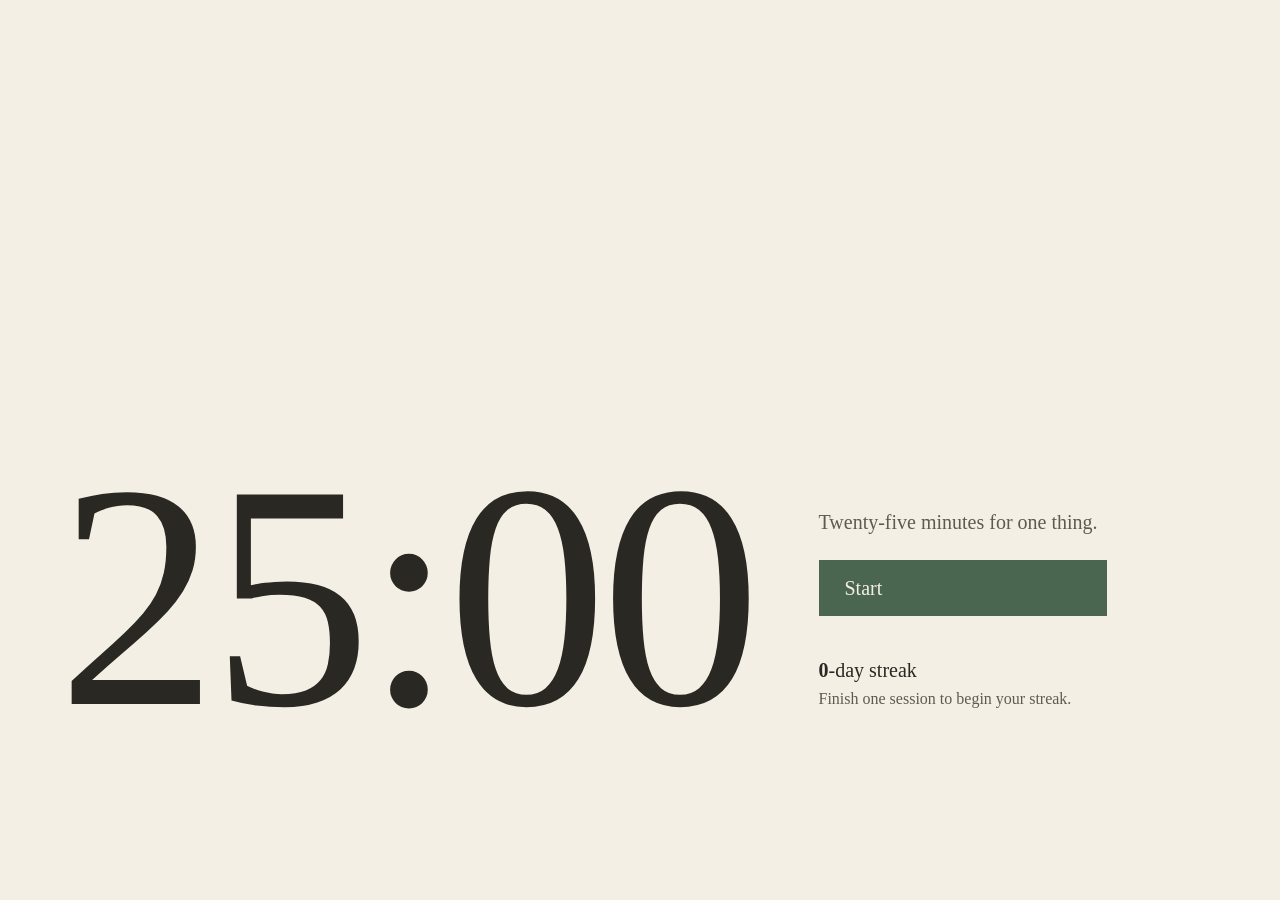
<file: gloria/index.html>
<!doctype html>
<html lang="en">
  <head>
    <meta charset="utf-8">
    <meta name="viewport" content="width=device-width, initial-scale=1">
    <title>A quiet twenty-five minutes</title>
    <link rel="icon" type="image/svg+xml" href="data:image/svg+xml,%3Csvg xmlns='http://www.w3.org/2000/svg' viewBox='0 0 32 32'%3E%3Crect width='32' height='32' fill='%23f4efe4'/%3E%3Ccircle cx='16' cy='16' r='9' fill='none' stroke='%234a6650' stroke-width='3'/%3E%3C/svg%3E">
    <script type="module" crossorigin src="./assets/index-DZu1bplK.js"></script>
    <link rel="stylesheet" crossorigin href="./assets/index-DLb7hnGw.css">
  </head>
  <body>
    <main>
      <p id="time" role="timer">25:00</p>
      <div class="controls">
        <button id="start" type="button">Start</button>
        <p id="status" aria-live="polite" data-state="idle">Twenty-five minutes for one thing.</p>
        <p id="streak"><strong id="streak-count" data-count="0">0</strong><span>-day streak</span></p>
        <p id="streak-hint">Finish one session to begin your streak.</p>
      </div>
    </main>
  </body>
</html>
</file>
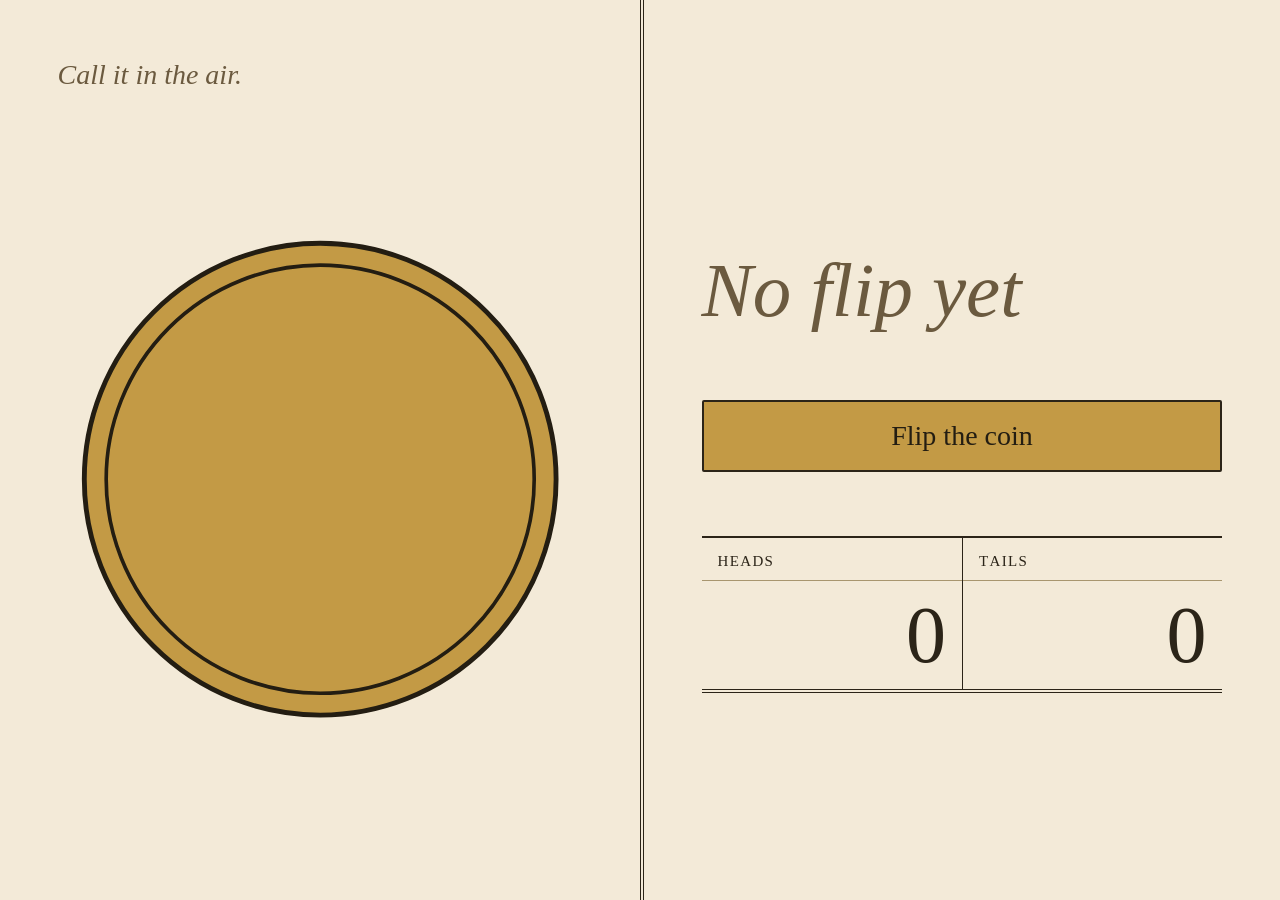
<file: tiziano/index.html>
<!doctype html>
<html lang="en">
  <head>
    <meta charset="utf-8">
    <meta name="viewport" content="width=device-width, initial-scale=1">
    <title>Coin flip</title>
    <link rel="icon" type="image/svg+xml" href="data:image/svg+xml,%3Csvg xmlns='http://www.w3.org/2000/svg' viewBox='0 0 32 32'%3E%3Ccircle cx='16' cy='16' r='14' fill='%23b0893a' stroke='%232b2418' stroke-width='2'/%3E%3Ccircle cx='16' cy='16' r='9' fill='none' stroke='%232b2418'/%3E%3C/svg%3E">
    <script type="module" crossorigin src="./assets/index-DdeRZmrA.js"></script>
    <link rel="stylesheet" crossorigin href="./assets/index-GM4-L2oV.css">
  </head>
  <body>
    <main id="board" data-side="none" data-heads="0" data-tails="0">
      <h1 class="motto">Call it in the air.</h1>

      <div class="coin-stage">
        <svg id="coin" class="coin" viewBox="0 0 200 200" aria-hidden="true" focusable="false">
          <circle class="coin-disc" cx="100" cy="100" r="97"></circle>
          <circle class="coin-rim" cx="100" cy="100" r="88"></circle>
          <circle class="coin-beads" cx="100" cy="100" r="80" pathLength="60"></circle>
          <g class="face face-crown">
            <path d="M60 128 L52 80 L78 104 L100 68 L122 104 L148 80 L140 128 Z"></path>
            <circle cx="52" cy="74" r="6"></circle>
            <circle cx="100" cy="60" r="6"></circle>
            <circle cx="148" cy="74" r="6"></circle>
            <rect x="60" y="134" width="80" height="9"></rect>
          </g>
          <g class="face face-scales">
            <path d="M100 66 V140"></path>
            <path d="M58 76 H142"></path>
            <path d="M76 142 H124"></path>
            <path d="M58 76 L44 116 M58 76 L72 116"></path>
            <path d="M142 76 L128 116 M142 76 L156 116"></path>
            <circle class="solid" cx="100" cy="62" r="6"></circle>
            <path class="solid" d="M40 116 Q58 138 76 116 Z"></path>
            <path class="solid" d="M124 116 Q142 138 160 116 Z"></path>
          </g>
        </svg>
      </div>

      <div class="ledger">
        <output id="result" aria-live="polite">No flip yet</output>

        <button id="flip" type="button">Flip the coin</button>

        <dl class="tally">
          <div class="tally-column">
            <dt>Heads</dt>
            <dd><span id="heads-count" class="count">0</span></dd>
          </div>
          <div class="tally-column">
            <dt>Tails</dt>
            <dd><span id="tails-count" class="count">0</span></dd>
          </div>
        </dl>
      </div>
    </main>
  </body>
</html>
</file>
<file: gloria/assets/index-DLb7hnGw.css>
:root{--lightningcss-light:initial;--lightningcss-dark: ;color-scheme:light;--paper:#f4efe4;--ink:#2a2823;--ink-muted:#5f5a4f;--accent:#4a6650;--accent-deep:#38503e;--on-accent:#f4efe4;--space-1:.25rem;--space-2:.5rem;--space-3:1rem;--space-4:1.5rem;--space-5:2.5rem;--space-6:4rem;--text-small:1rem;--text-body:1.25rem;--text-time:clamp(6rem, 27vw, 20rem);--serif:"Iowan Old Style", "Palatino Linotype", Palatino, Georgia, serif;--quick:.18s}@media (prefers-color-scheme:dark){:root{--lightningcss-light: ;--lightningcss-dark:initial;color-scheme:dark;--paper:#1e1c18;--ink:#ece4d2;--ink-muted:#b0a896;--accent:#a5c3aa;--accent-deep:#c2dcc6;--on-accent:#1e1c18}}*,:before,:after{box-sizing:border-box}html{-webkit-text-size-adjust:100%;-moz-text-size-adjust:100%;text-size-adjust:100%}body{background:var(--paper);color:var(--ink);font-family:var(--serif);font-size:var(--text-body);margin:0;line-height:1.4}p{margin:0}main{gap:var(--space-3);min-block-size:100svh;padding:clamp(var(--space-5), 12svh, var(--space-6)) var(--space-4) var(--space-4);flex-direction:column;display:flex}#time{max-inline-size:100%;font-size:var(--text-time);font-variant-numeric:tabular-nums;letter-spacing:-.02em;white-space:nowrap;font-weight:400;line-height:1}.controls{flex-direction:column;flex:1;min-inline-size:0;display:flex}#status{min-block-size:2.8em;color:var(--ink-muted);overflow-wrap:anywhere;transition:color var(--quick) ease;order:1}#status[data-state=running]{color:var(--ink)}#status[data-state=finished]{color:var(--accent);font-weight:700}#start{min-block-size:3.5rem;inline-size:100%;margin-block:auto var(--space-5);padding:var(--space-2) var(--space-4);border:2px solid var(--accent);background-color:var(--accent);color:var(--on-accent);font:inherit;text-align:start;cursor:pointer;transition:background-color var(--quick) ease, border-color var(--quick) ease, color var(--quick) ease;border-radius:0;order:2}#start:hover:not(:disabled){border-color:var(--accent-deep);background-color:var(--accent-deep);text-underline-offset:.2em;text-decoration:underline}#start:active:not(:disabled){border-color:var(--ink);background-color:var(--ink);color:var(--paper)}#start:focus-visible{outline:3px solid var(--ink);outline-offset:3px}#start:disabled{border-width:1px;border-color:var(--ink-muted);color:var(--ink-muted);font-size:var(--text-small);cursor:default;background-color:#0000}#streak{overflow-wrap:anywhere;order:3}#streak-count{font-variant-numeric:tabular-nums;font-weight:700}#streak-hint{color:var(--ink-muted);font-size:var(--text-small);overflow-wrap:anywhere;order:4;margin-block-start:var(--space-1)}@media (width>=72rem),(orientation:landscape) and (height<=32rem){main{column-gap:clamp(var(--space-4), 20vw - 12rem, 12rem);padding:var(--space-5) clamp(var(--space-5), 4.5vw, var(--space-6)) 16vh;grid-template-columns:max-content minmax(0,18rem);align-content:end;align-items:last baseline;display:grid}#status{min-block-size:0}#start{margin-block:var(--space-4) var(--space-5)}}@media (prefers-reduced-motion:reduce){#start,#status{transition:none}}
</file>
<file: tiziano/assets/index-GM4-L2oV.css>
:root{--lightningcss-light:initial;--lightningcss-dark: ;color-scheme:light dark;--paper:#f3ead8;--ink:#2b2418;--muted:#6b5a3f;--rule:#a8966f;--brass:#c39a45;--brass-pressed:#a98238;--on-brass:#231d12;--edge:#2b2418;--serif:"Iowan Old Style", "Palatino Linotype", Palatino, Georgia, serif;--text-body:1.125rem;--text-motto:1.5rem;--text-label:1.375rem;--text-count:clamp(2.75rem, 12vw, 5rem);--space-1:.5rem;--space-2:1rem;--space-3:1.5rem;--space-4:2.5rem;--space-5:clamp(2rem, 4.5vw, 4rem);--coin-size:min(72vw, 38svh);--result-size:min(23vw, 11rem)}@media (prefers-color-scheme:dark){:root{--lightningcss-light: ;--lightningcss-dark:initial;--paper:#16170f;--ink:#efe6d2;--muted:#b9ad92;--rule:#5c5a44;--brass-pressed:#d6b05e;--edge:#c39a45}}*,:before,:after{box-sizing:border-box}html{-webkit-text-size-adjust:100%}body{background:var(--paper);color:var(--ink);font-family:var(--serif);font-size:var(--text-body);margin:0;line-height:1.4}#board{gap:var(--space-2);max-width:110rem;min-height:100svh;padding:var(--space-3) 1.25rem;flex-direction:column;margin-inline:auto;display:flex}.motto{font-size:var(--text-motto);text-align:center;color:var(--muted);margin:0;font-style:italic;font-weight:400;line-height:1.2}.coin-stage{perspective:60rem;flex:1 0 auto;place-items:center;min-width:0;display:grid}.coin{width:var(--coin-size);height:var(--coin-size);max-width:100%;display:block}.coin-disc{fill:var(--brass);stroke:var(--on-brass);stroke-width:2px}.coin-rim{fill:none;stroke:var(--on-brass);stroke-width:1.5px}.coin-beads{fill:none;stroke:var(--on-brass);stroke-width:3px;stroke-linecap:round;stroke-dasharray:0 1;display:none}.face{display:none}.face-crown{fill:var(--on-brass)}.face-scales{fill:none;stroke:var(--on-brass);stroke-width:4px;stroke-linecap:round}.face-scales .solid{fill:var(--on-brass);stroke-width:2px;stroke-linejoin:round}#board[data-side=heads] .face-crown,#board[data-side=tails] .face-scales,#board[data-side=heads] .coin-beads,#board[data-side=tails] .coin-beads{display:inline}.ledger{gap:var(--space-2);flex-direction:column;min-width:0;display:flex}#result{height:calc(var(--result-size) * 1.1);font-size:var(--result-size);line-height:calc(var(--result-size) * 1.1);letter-spacing:-.01em;text-align:center;white-space:nowrap;display:block}#board[data-side=none] #result{font-size:calc(var(--result-size) * .5);letter-spacing:0;color:var(--muted);font-style:italic}#flip{width:100%;min-height:3.75rem;padding:var(--space-1) var(--space-3);border:2px solid var(--edge);background:var(--brass);color:var(--on-brass);font:inherit;font-size:var(--text-motto);cursor:pointer;touch-action:manipulation;border-radius:2px}@media (hover:hover){#flip:hover{background:var(--ink);border-color:var(--ink);color:var(--paper)}}#flip:active{background:var(--brass-pressed);border-color:var(--edge);color:var(--on-brass);transform:translateY(2px)}#flip:focus-visible{outline:3px solid var(--ink);outline-offset:3px}.tally{margin:var(--space-1) 0 0;border-top:2px solid var(--ink);border-bottom:4px double var(--ink);grid-template-columns:repeat(2,minmax(0,1fr));display:grid}.tally-column{min-width:0}.tally-column+.tally-column{border-left:1px solid var(--ink)}.tally dt{padding:var(--space-1) var(--space-2);border-bottom:1px solid var(--rule);font-size:var(--text-label);letter-spacing:.06em;font-variant-caps:all-small-caps;line-height:1.2}.tally dd{padding:var(--space-1) var(--space-2);min-width:0;min-height:calc(var(--text-count) * 1.15 + var(--space-2));text-align:right;margin:0}.count{min-width:0;font-size:var(--text-count);font-variant-numeric:tabular-nums lining-nums;overflow-wrap:anywhere;line-height:1.15;display:block}@media (width>=56.25rem){:root{--coin-size:min(38vw, 72svh, 44rem);--result-size:min(12vw, 11rem);--text-motto:1.75rem}#board{padding:0 var(--space-5);grid-template:"motto ledger""coin ledger"1fr/minmax(0,1fr) minmax(0,1fr);gap:0;display:grid}.motto{padding-top:var(--space-5);text-align:left;grid-area:motto}.coin-stage{padding-block:var(--space-3) var(--space-5);padding-right:var(--space-5);grid-area:coin}.ledger{justify-content:center;gap:var(--space-3);padding:var(--space-5) 0 var(--space-5) var(--space-5);border-left:4px double var(--ink);grid-area:ledger}.ledger>*{width:100%;max-width:38rem}#result{text-align:left}#flip{min-height:4.5rem}.tally{margin-top:var(--space-4)}}@media (prefers-reduced-motion:no-preference){.coin.is-turning{animation:.22s ease-out coin-turn}#flip{transition:background-color .12s ease-out,color .12s ease-out,transform .12s ease-out}}@keyframes coin-turn{0%{transform:rotateX(0)}to{transform:rotateX(360deg)}}
</file>
